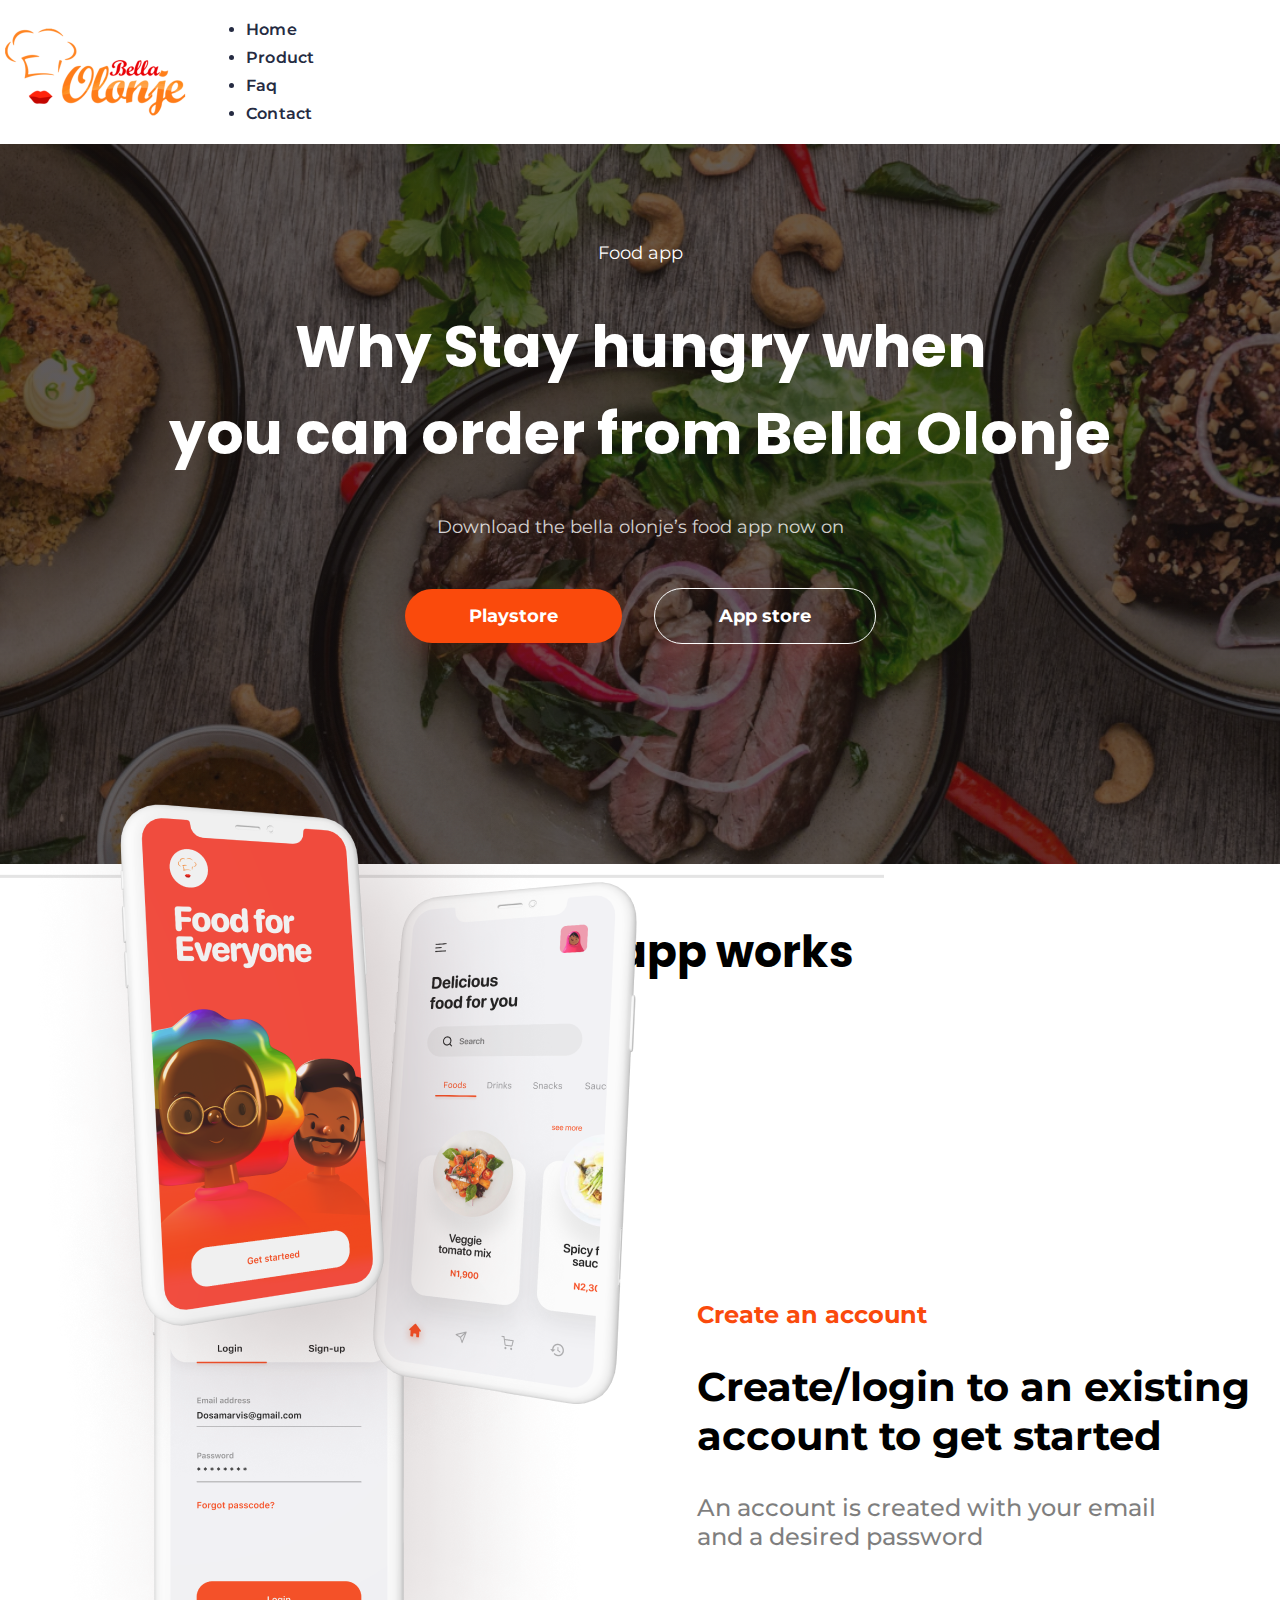
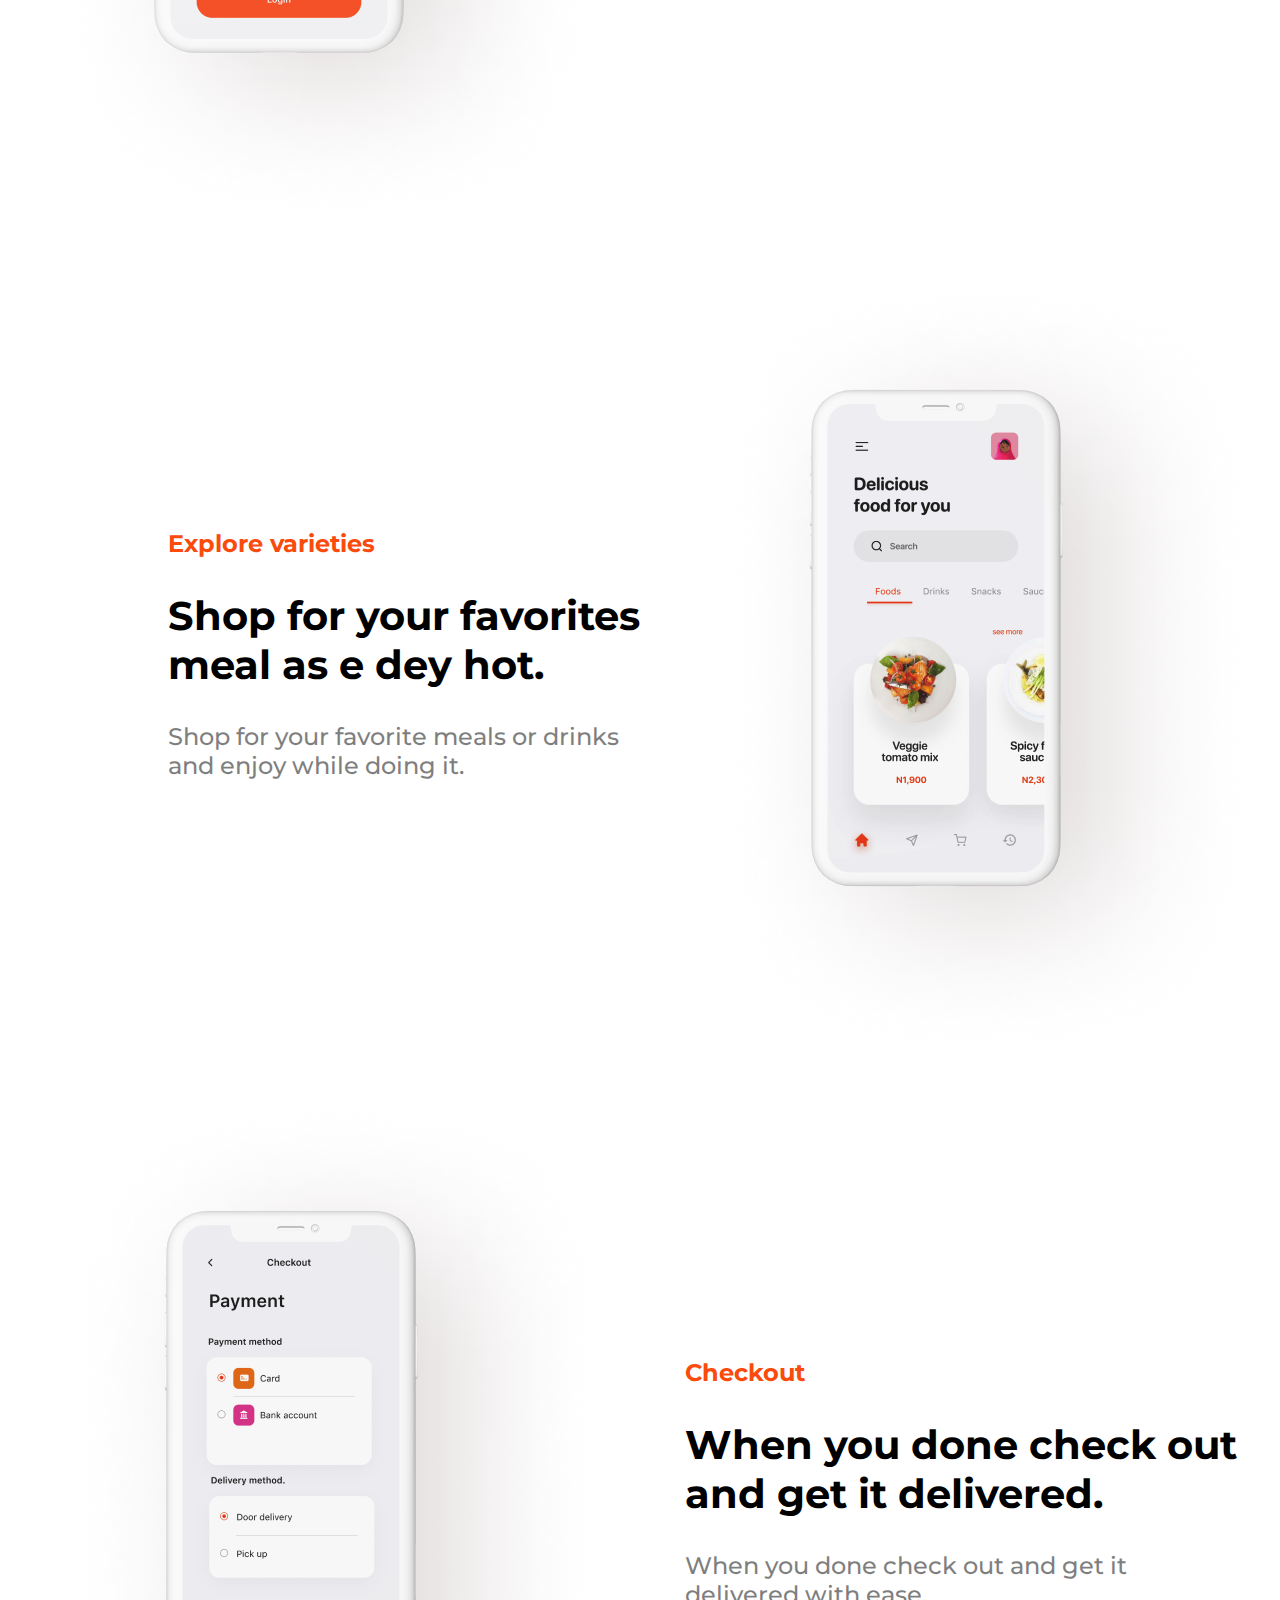
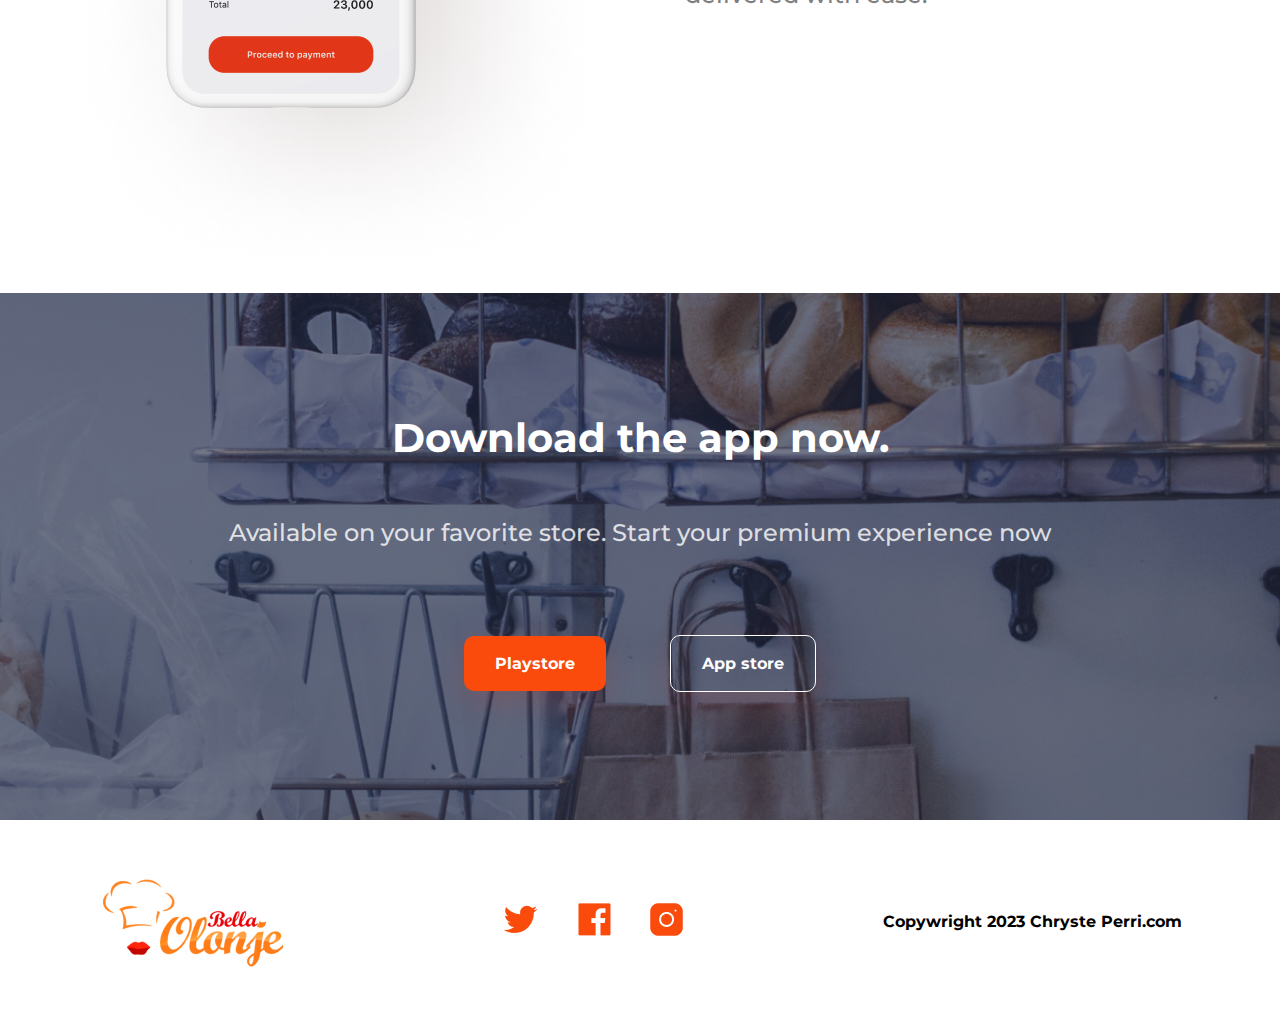
<file: index.html>
<!DOCTYPE html>
<html lang="en">
  <head>
    <meta charset="UTF-8" />
    <meta name="viewport" content="width=device-width, initial-scale=1.0" />
    <title>BELLA OLONJE</title>
    <!-- Google Fonts -->
    <link rel="preconnect" href="https://fonts.googleapis.com" />
    <link rel="preconnect" href="https://fonts.gstatic.com" crossorigin />
    <link
      href="https://fonts.googleapis.com/css2?family=Montserrat:wght@100;200;300;400;500;600;700;800;900&family=Poppins:wght@100;200;300;400;500;600;700;800;900&display=swap"
      rel="stylesheet"
    />
    <!-- Stylesheet Link -->
    <link rel="stylesheet" href="style.css" />
  </head>

  <body>
    <header>
      <nav class="nav__holder">
        <div class="Logo">
          <a href="index.html"
            ><img
              src="public/images/bella-olonje-logo-1111.png"
              alt="Logo for Bella Olonje"
              class="logo__img"
            />
          </a>
        </div>
        <div class="Nav_links">
          <ul>
            <a href="index.html"><li>Home</li></a>
            <a href="product.html"><li>Product</li></a>
            <a href="faq.html"><li>Faq</li></a>
            <a href="contact.html"><li>Contact</li></a>
          </ul>
        </div>
      </nav>
    </header>
    <main>
      <div class="hero__container">
        <div class="hero__content">
          <div class="hero__text__content">
            <p class="hero__subheader">Food app</p>
            <h1 class="hero__maintext">
              Why Stay hungry when <br />
              you can order from Bella Olonje
            </h1>
            <p class="hero__cta__text">
              Download the bella olonje’s food app now on
            </p>
          </div>
          <div class="hero__button__container">
            <div>
              <button class="playstore__button">Playstore</button>
            </div>
            <div>
              <button class="appstore__button">App store</button>
            </div>
          </div>
        </div>
        <div class="hero__app__showcase">
          <img
            src="public/images/appshowcase.png"
            alt="app__hero__showcase"
            class="hero__app__image"
          />
        </div>
      </div>
      <!-- divider -->
      <div class="divider">
        <img src="public/images/hr.png" alt="divider" class="hero__curve__image"
      </div>
    </main>

    <!-- app flow -->
    <div class="app__flow">
      <h2 class="app__flow__hero__text">How the app works</h2>
      <div class="app__flow__1">
        <div class="flow__step__1">
          <img src="public/images/step1.png" alt="step1" />
        </div>
        <div class="instructions">
          <p class="step__instructions__header">Create an account</p>
          <h2 class="instruction">
            Create/login to an existing <br />
            account to get started
          </h2>
          <p class="instruction__outcome">
            An account is created with your email <br />
            and a desired password
          </p>
        </div>
      </div>
      <div class="app__flow__2">
        <div class="flow__step__1">
          <img src="public/images/step2.png" alt="step2" />
        </div>
        <div class="instructions">
          <p class="step__instructions__header">Explore varieties</p>
          <h2 class="instruction">
            Shop for your favorites <br />
            meal as e dey hot.
          </h2>
          <p class="instruction__outcome">
            Shop for your favorite meals or drinks <br />
            and enjoy while doing it.
          </p>
        </div>
      </div>
      <div class="app__flow__3">
        <div class="flow__step__1">
          <img src="public/images/step3.png" alt="step2" />
        </div>
        <div class="instructions">
          <p class="step__instructions__header">Checkout</p>
          <h2 class="instruction">
            When you done check out <br />
            and get it delivered.
          </h2>
          <p class="instruction__outcome">
            When you done check out and get it <br />
            delivered with ease.
          </p>
        </div>
      </div>
    </div>

    <!-- FINAL CTA -->
    <div class="cta__container">
      <div class="cta__content">
        <div class="final__cta__text">
          <h3 class="cta__header">Download the app now.</h3>
          <p class="cta__body__text">
            Available on your favorite store. Start your premium experience now
          </p>
        </div>
        <div class="cta__button__container">
          <div>
            <button class="cta__playstore__button">Playstore</button>
          </div>
          <div>
            <button class="cta__appstore__button">App store</button>
          </div>
        </div>
      </div>
    </div>

    <!-- FOOTER SCETION -->
    <footer>
      <div class="footer__container">
        <div class="footer__logo">
          <img
            src="public/images/bella-olonje-logo-1111.png"
            alt="Logo for Bella Olonje"
            class="footer__logo__img"
          />
        </div>
        <div class="footer__contact__links">
          <a href="index.html"
            ><img src="public/images/twitter.png" alt="twitter"
          /></a>
          <a href="index.html"
            ><img src="public/images/facebook.png" alt=" facebook"
          /></a>
          <a href="index.html"
            ><img src="public/images/instagram.png" alt=" instagram "
          /></a>
        </div>
        <div class="footer__copyright">
          <p>Copywright 2023 Chryste Perri.com</p>
        </div>
      </div>
    </footer>
  </body>
</html>
</file>
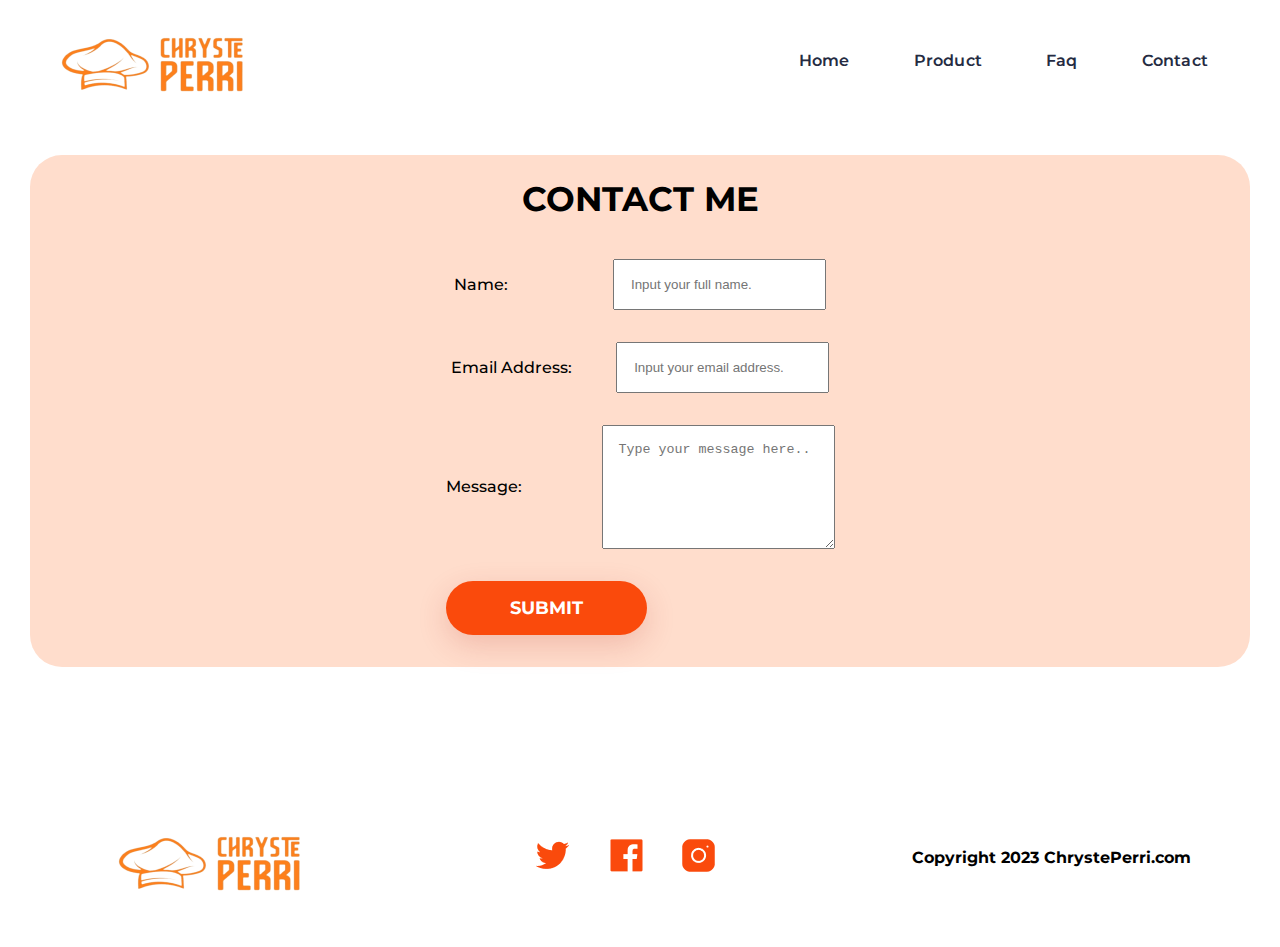
<file: contact.html>
<!DOCTYPE html>
<html lang="en">
  <head>
    <meta charset="UTF-8" />
    <meta name="viewport" content="width=device-width, initial-scale=1.0" />
    <title>Contact Page</title>
    <!-- Google Fonts -->
    <link rel="preconnect" href="https://fonts.googleapis.com" />
    <link rel="preconnect" href="https://fonts.gstatic.com" crossorigin />
    <link
      href="https://fonts.googleapis.com/css2?family=Montserrat:wght@100;200;300;400;500;600;700;800;900&family=Poppins:wght@100;200;300;400;500;600;700;800;900&display=swap"
      rel="stylesheet"
    />
    <!-- Stylesheet Link -->
    <link rel="stylesheet" href="style.css" />
    <link rel="stylesheet" href="contact.css" />
    <!-- JavaScript Link -->
    <script defer src="script.js"></script>
  </head>

  <body>
    <header class="container">
      <nav>
        <ul class="nav__holder">
          <li class="logo">
            <a href="index.html"
              ><img
                src="public/images/logo.png"
                alt="Logo for Chryste Perri"
                class="logo__img"
              />
            </a>
          </li>
          <div class="nav__links">
            <a href="index.html"><li>Home</li></a>
            <a href="product.html"><li>Product</li></a>
            <a href="faq.html"><li>Faq</li></a>
            <a href="contact.html"><li>Contact</li></a>
          </div>
        </ul>
      </nav>
    </header>
    <!-- ************ MAIN SECTION ************ -->
    <main>
      <div class="Contact_Form_Card">
        <form id="Contact_Form" action="/">
          <h1 align="center">CONTACT ME</h1>
          <div class="input-control">
            <label for="name">Name:</label>
            <input
              type="text"
              id="name_field"
              class="name__input__field"
              name="Name"
              placeholder="Input your full name."
            />
          </div>
          <div class="input-control">
            <label for="email">Email Address:</label>
            <input
              type="email"
              id="email_field"
              class="email__input__field"
              name="Email_Address"
              placeholder="Input your email address."
            />
          </div>
          <div class="input-control">
            <label for="message">Message:</label>
            <textarea
              type="text"
              id="message_field"
              class="message__input__field"
              name="Message"
              placeholder="Type your message here.."
              cols="23"
              rows="6"
            ></textarea>
          </div>
          <div class="Button_area">
            <button type="submit" id="button_field">SUBMIT</button>
          </div>
        </form>
      </div>
    </main>
    <!-- FOOTER SCETION -->
    <footer>
      <div class="footer__container container">
        <div class="footer__logo">
          <img
            src="public/images/logo.png"
            alt="Logo for Chryste Perri"
            class="footer__logo__img"
          />
        </div>
        <div class="footer__contact__links">
          <a href="index.html"
            ><img src="public/images/twitter.png" alt="twitter"
          /></a>
          <a href="index.html"
            ><img src="public/images/facebook.png" alt=" facebook"
          /></a>
          <a href="index.html"
            ><img src="public/images/instagram.png" alt=" instagram "
          /></a>
        </div>
        <div class="footer__copyright">
          <p>Copyright 2023 ChrystePerri.com</p>
        </div>
      </div>
    </footer>
  </body>
</html>
</file>
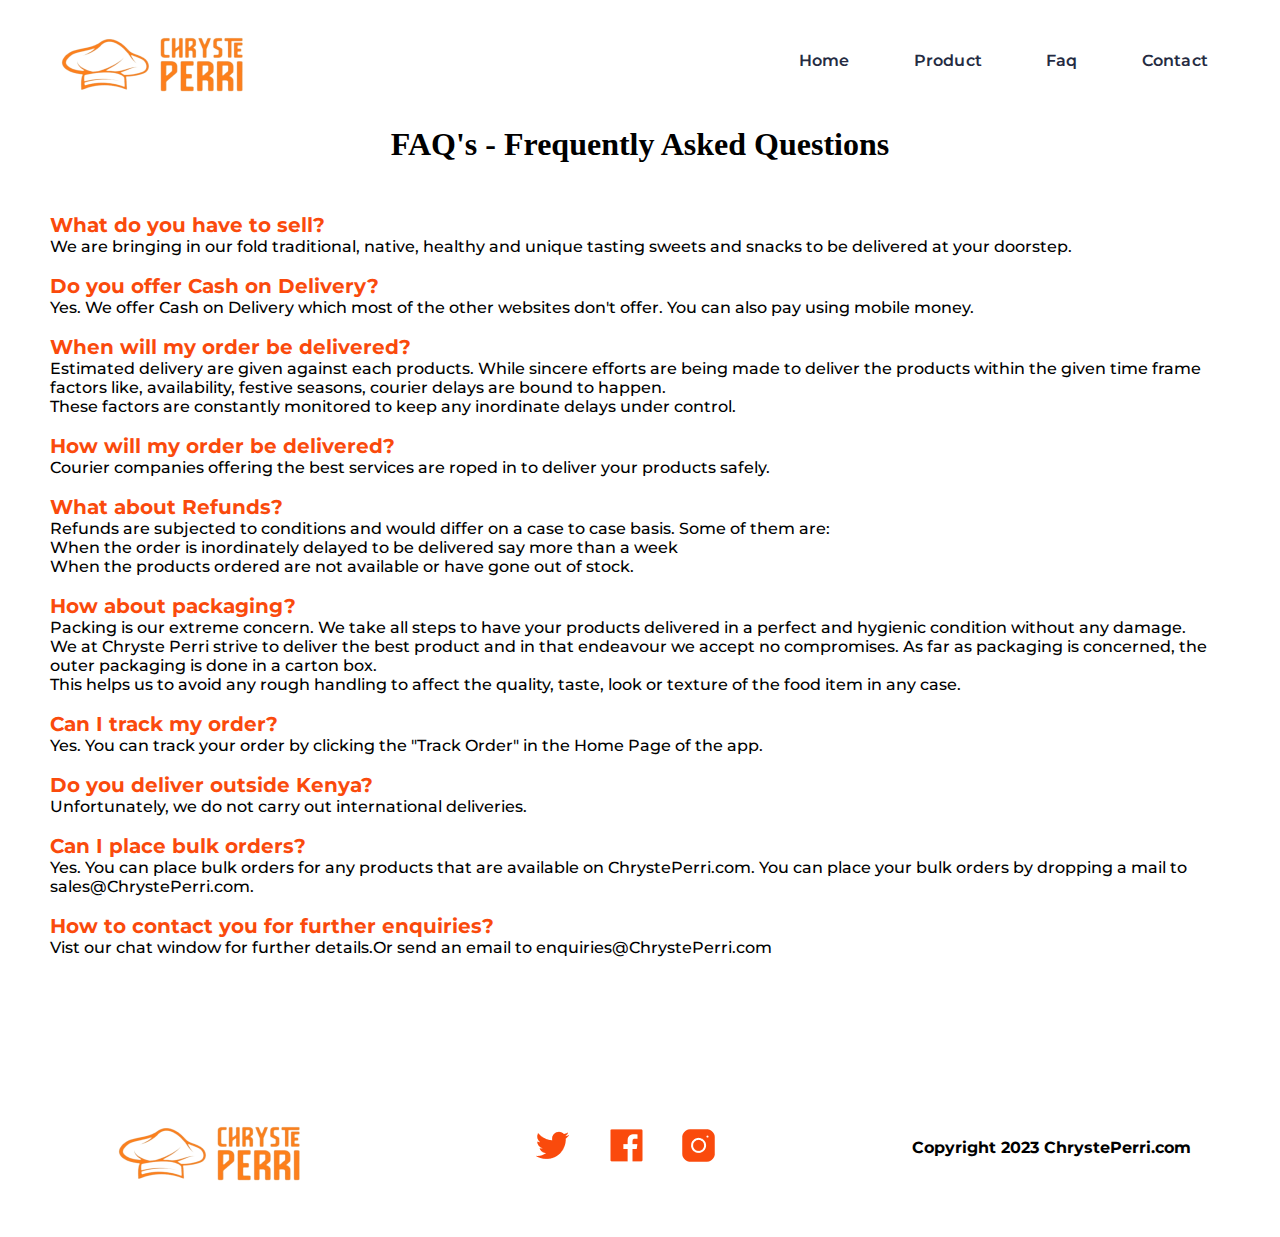
<file: faq.html>
<!DOCTYPE html>
<html lang="en">
  <head>
    <meta charset="UTF-8" />
    <meta name="viewport" content="width=device-width, initial-scale=1.0" />
    <title>FAQ Page</title>
    <!-- Google Fonts -->
    <link rel="preconnect" href="https://fonts.googleapis.com" />
    <link rel="preconnect" href="https://fonts.gstatic.com" crossorigin />
    <link
      href="https://fonts.googleapis.com/css2?family=Montserrat:wght@100;200;300;400;500;600;700;800;900&family=Poppins:wght@100;200;300;400;500;600;700;800;900&display=swap"
      rel="stylesheet"
    />
    <!-- Stylesheet Link -->
    <link rel="stylesheet" href="style.css" />
    <link rel="stylesheet" href="faq.css" />
  </head>

  <body>
    <header class="container">
      <nav>
        <ul class="nav__holder">
          <li class="logo">
            <a href="index.html"
              ><img
                src="public/images/logo.png"
                alt="Logo for Chryste Perri"
                class="logo__img"
              />
            </a>
          </li>
          <div class="nav__links">
            <a href="index.html"><li>Home</li></a>
            <a href="product.html"><li>Product</li></a>
            <a href="faq.html"><li>Faq</li></a>
            <a href="contact.html"><li>Contact</li></a>
          </div>
        </ul>
      </nav>
    </header>
    <!-- ************ MAIN SECTION ************ -->
    <main>
      <h1 align="center">FAQ's - Frequently Asked Questions</h1>
      <div class="FAQ_Container">
        <div class="Questions">What do you have to sell?<br /></div>
        <div class="Answers">
          We are bringing in our fold traditional, native, healthy and unique
          tasting sweets and snacks to be delivered at your doorstep.<br />
        </div> <br>

        <div class="Questions">Do you offer Cash on Delivery?<br /></div>
        <div class="Answers">
          Yes. We offer Cash on Delivery which most of the other websites don't
          offer. You can also pay using mobile money.<br />
        </div> <br>

        <div class="Questions">When will my order be delivered?<br /></div>
        <div class="Answers">
          Estimated delivery are given against each products. While sincere
          efforts are being made to deliver the products within the given time
          frame factors like, availability, festive seasons, courier delays are
          bound to happen.<br />
          These factors are constantly monitored to keep any inordinate delays
          under control.<br />
        </div> <br>

        <div class="Questions">How will my order be delivered?<br /></div>
        <div class="Answers">
          Courier companies offering the best services are roped in to deliver
          your products safely.<br />
        </div> <br>

        <div class="Questions">What about Refunds?<br /></div>
        <div class="Answers">
          Refunds are subjected to conditions and would differ on a case to case
          basis. Some of them are:<br />
          When the order is inordinately delayed to be delivered say more than a
          week<br />
          When the products ordered are not available or have gone out of
          stock.<br />
        </div> <br>

        <div class="Questions">How about packaging?<br /></div>
        <div class="Answers">
          Packing is our extreme concern. We take all steps to have your
          products delivered in a perfect and hygienic condition without any
          damage.<br />
          We at Chryste Perri strive to deliver the best product and in that
          endeavour we accept no compromises. As far as packaging is concerned,
          the outer packaging is done in a carton box.<br />
          This helps us to avoid any rough handling to affect the quality,
          taste, look or texture of the food item in any case.<br />
        </div> <br>

        <div class="Questions">Can I track my order?<br /></div>
        <div class="Answers">
          Yes. You can track your order by clicking the "Track Order" in the
          Home Page of the app.<br />
        </div> <br>

        <div class="Questions">Do you deliver outside Kenya?<br /></div>
        <div class="Answers">
          Unfortunately, we do not carry out international deliveries.<br />
        </div> <br>

        <div class="Questions">Can I place bulk orders? <br /></div>
        <div class="Answers">
          Yes. You can place bulk orders for any products that are available on
          ChrystePerri.com. You can place your bulk orders by dropping a mail to
          sales@ChrystePerri.com.<br />
        </div> <br>

        <div class="Questions">
          How to contact you for further enquiries?<br />
        </div>
        <div class="Answers">
          Vist our chat window for further details.Or send an email to
          enquiries@ChrystePerri.com<br />
        </div> 
      </div>
    </main>
    <!-- FOOTER SCETION -->
    <footer>
      <div class="footer__container container">
        <div class="footer__logo">
          <img
            src="public/images/logo.png"
            alt="Logo for Chryste Perri"
            class="footer__logo__img"
          />
        </div>
        <div class="footer__contact__links">
          <a href="index.html"
            ><img src="public/images/twitter.png" alt="twitter"
          /></a>
          <a href="index.html"
            ><img src="public/images/facebook.png" alt=" facebook"
          /></a>
          <a href="index.html"
            ><img src="public/images/instagram.png" alt=" instagram "
          /></a>
        </div>
        <div class="footer__copyright">
          <p>Copyright 2023 ChrystePerri.com</p>
        </div>
      </div>
    </footer>
  </body>
</html>
</file>
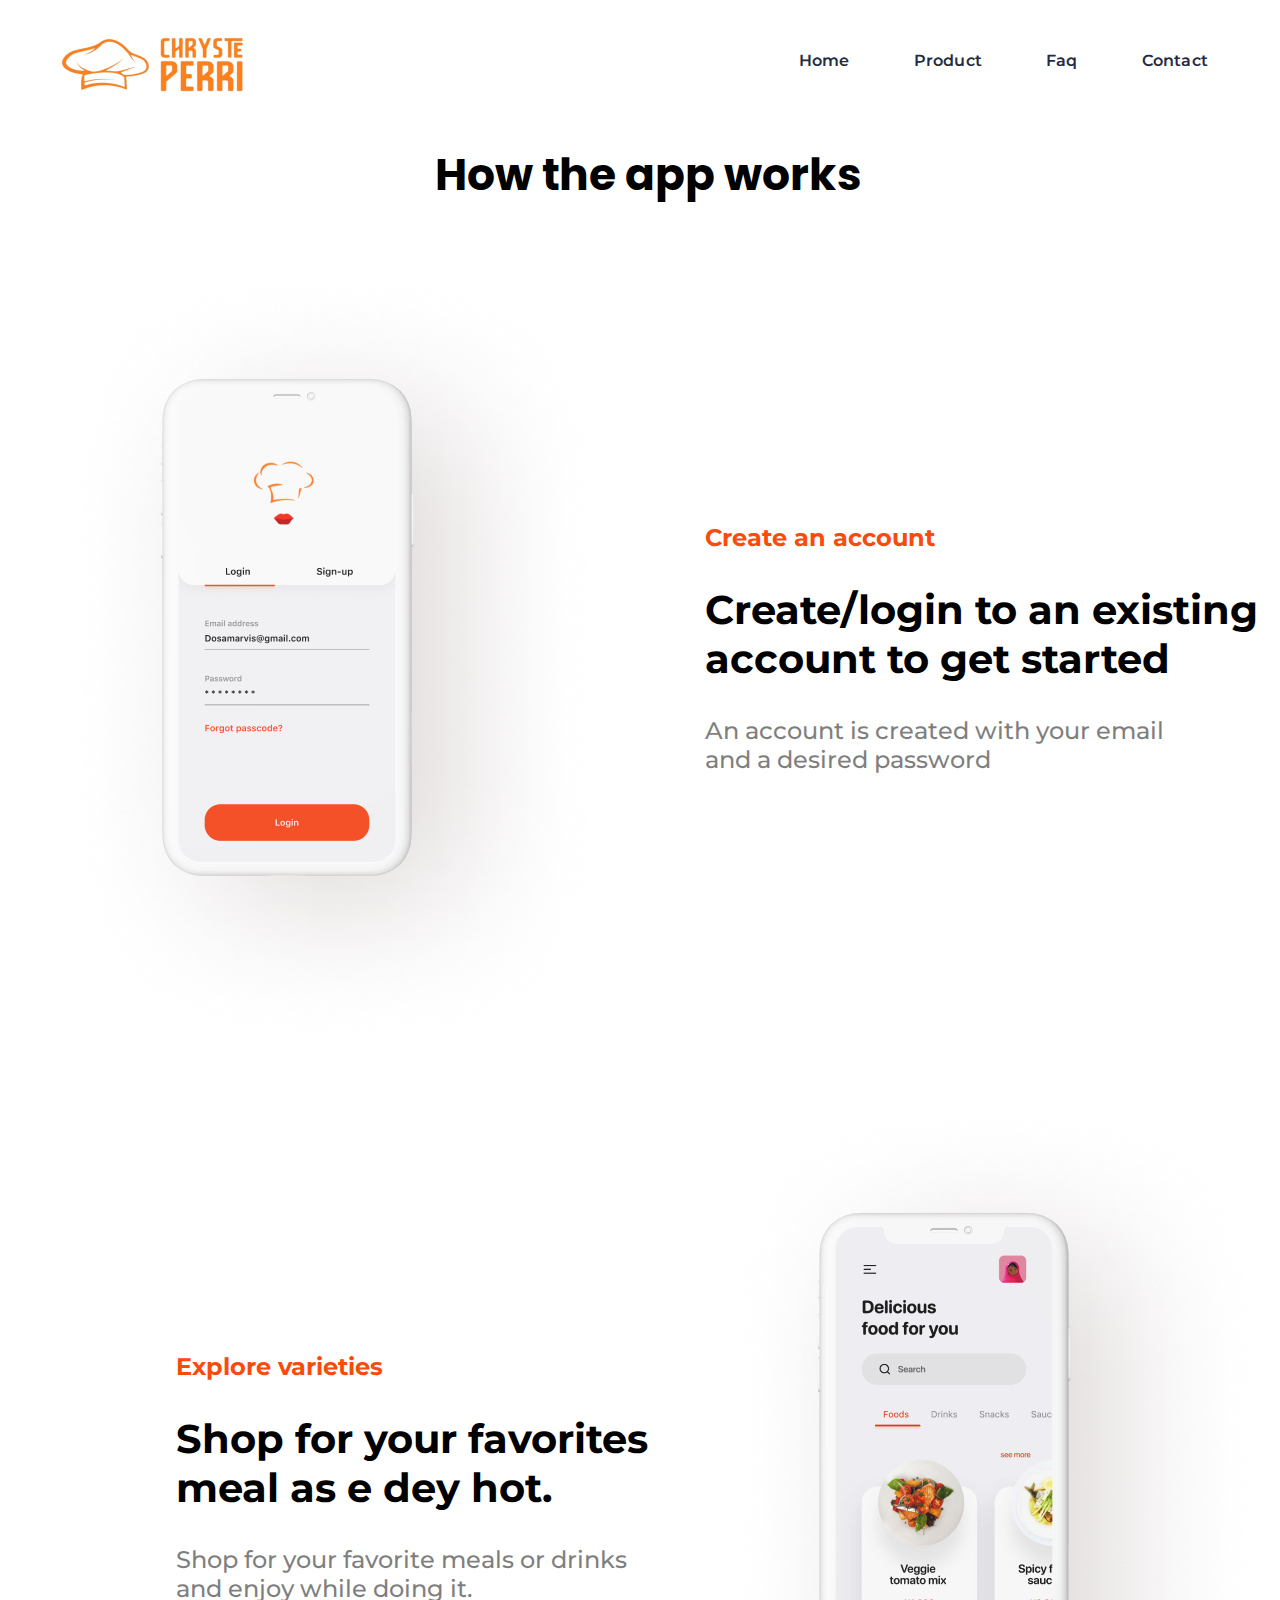
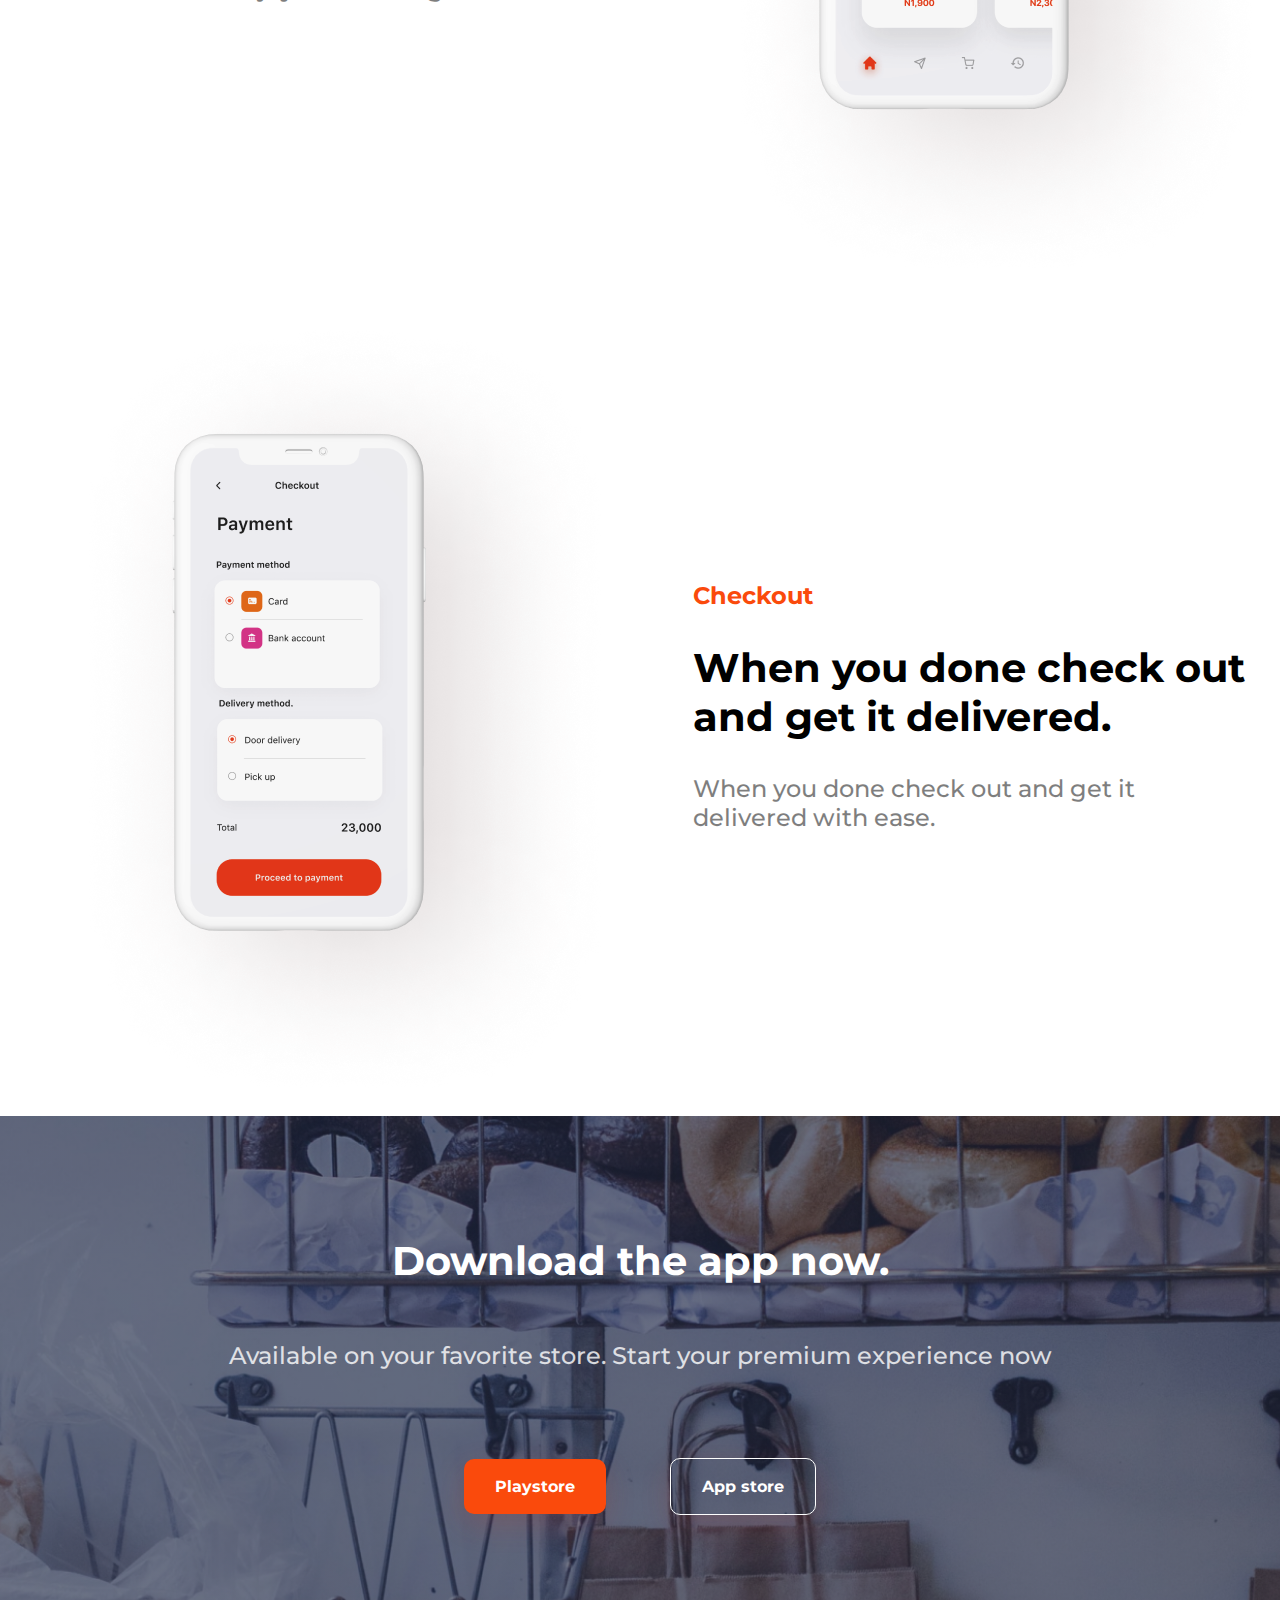
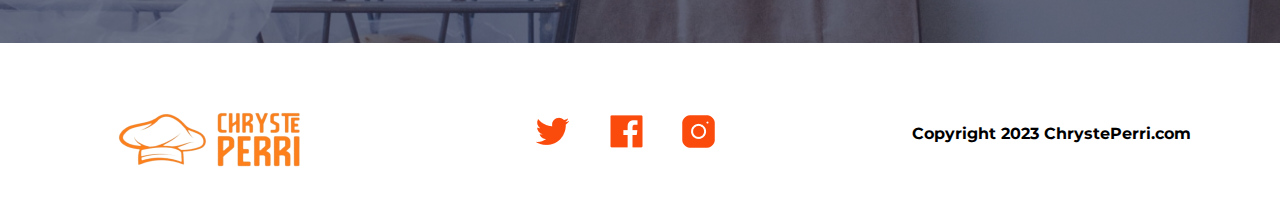
<file: product.html>
<!DOCTYPE html>
<html lang="en">
  <head>
    <meta charset="UTF-8" />
    <meta name="viewport" content="width=device-width, initial-scale=1.0" />
    <title>Home Page</title>
    <!-- Google Fonts -->
    <link rel="preconnect" href="https://fonts.googleapis.com" />
    <link rel="preconnect" href="https://fonts.gstatic.com" crossorigin />
    <link
      href="https://fonts.googleapis.com/css2?family=Montserrat:wght@100;200;300;400;500;600;700;800;900&family=Poppins:wght@100;200;300;400;500;600;700;800;900&display=swap"
      rel="stylesheet"
    />
    <!-- Stylesheet Link -->
    <link rel="stylesheet" href="product.css" />
  </head>

  <body>
    <header class="container">
      <nav>
        <ul class="nav__holder">
          <li class="logo">
            <a href="index.html"
              ><img
                src="public/images/logo.png"
                alt="Logo for Chryste Perri"
                class="logo__img"
              />
            </a>
          </li>
          <div class="nav__links">
            <a href="index.html"><li>Home</li></a>
            <a href="product.html"><li>Product</li></a>
            <a href="faq.html"><li>Faq</li></a>
            <a href="contact.html"><li>Contact</li></a>
          </div>
        </ul>
      </nav>
    </header>
    <!-- ************ MAIN SECTION ************ -->
    <main>
      <!-- ************ HERO SECTION ************ -->
      <!-- <section class="hero__section">
        <div class="hero__container">
          <div class="hero__content container">
            <div class="hero__text__content">
              <p class="hero__subheader">Food app</p>
              <h1 class="hero__maintext">
                Why Stay hungry when <br />
                you can order from Chryste Perri?
              </h1>
              <p class="hero__cta__text">
                Download the Chryste Perri’s food app now on:
              </p>
            </div>
            <div class="hero__button__container">
              <div>
                <button class="playstore__button">Playstore</button>
              </div>
              <div>
                <button class="appstore__button">App store</button>
              </div>
            </div>
            <div class="hero__app__showcase__image__holder">
              <img
                src="public/images/appshowcase.png"
                alt="app__hero__showcase"
                class="hero__app__image"
              />
            </div>
          </div>
        </div>
      </section> -->

      <!-- ************ app showacse SECTION************ -->
      <section class="app__flow__section">
        <!-- app flow -->
        <div class="app__flow container">
          <h2 class="app__flow__hero__text">How the app works</h2>
          <div class="app__flow__1">
            <div class="flow__step__1">
              <img src="public/images/step1.png" alt="step1" />
            </div>
            <div class="instructions">
              <p class="step__instructions__header">Create an account</p>
              <h2 class="instruction">
                Create/login to an existing <br />
                account to get started
              </h2>
              <p class="instruction__outcome">
                An account is created with your email <br />
                and a desired password
              </p>
            </div>
          </div>
          <div class="app__flow__2">
            <div class="flow__step__1">
              <img src="public/images/step2.png" alt="step2" />
            </div>
            <div class="instructions">
              <p class="step__instructions__header">Explore varieties</p>
              <h2 class="instruction">
                Shop for your favorites <br />
                meal as e dey hot.
              </h2>
              <p class="instruction__outcome">
                Shop for your favorite meals or drinks <br />
                and enjoy while doing it.
              </p>
            </div>
          </div>
          <div class="app__flow__3">
            <div class="flow__step__1">
              <img src="public/images/step3.png" alt="step2" />
            </div>
            <div class="instructions">
              <p class="step__instructions__header">Checkout</p>
              <h2 class="instruction">
                When you done check out <br />
                and get it delivered.
              </h2>
              <p class="instruction__outcome">
                When you done check out and get it <br />
                delivered with ease.
              </p>
            </div>
          </div>
        </div>
      </section>

      <!-- ************ FINAL CTA SECTION************ -->
      <section class="final__cta__scetion">
        <!-- FINAL CTA -->
        <div class="cta__container">
          <div class="cta__content">
            <div class="final__cta__text">
              <h3 class="cta__header">Download the app now.</h3>
              <p class="cta__body__text">
                Available on your favorite store. Start your premium experience
                now
              </p>
            </div>
            <div class="cta__button__container">
              <div>
                <button class="cta__playstore__button">Playstore</button>
              </div>
              <div>
                <button class="cta__appstore__button">App store</button>
              </div>
            </div>
          </div>
        </div>
      </section>
    </main>

    <!-- FOOTER SCETION -->
    <footer>
      <div class="footer__container container">
        <div class="footer__logo">
          <img
            src="public/images/logo.png"
            alt="Logo for Chryste Perri"
            class="footer__logo__img"
          />
        </div>
        <div class="footer__contact__links">
          <a href="index.html"
            ><img src="public/images/twitter.png" alt="twitter"
          /></a>
          <a href="index.html"
            ><img src="public/images/facebook.png" alt=" facebook"
          /></a>
          <a href="index.html"
            ><img src="public/images/instagram.png" alt=" instagram "
          /></a>
        </div>
        <div class="footer__copyright">
          <p>Copyright 2023 ChrystePerri.com</p>
        </div>
      </div>
    </footer>
  </body>
</html>
</file>
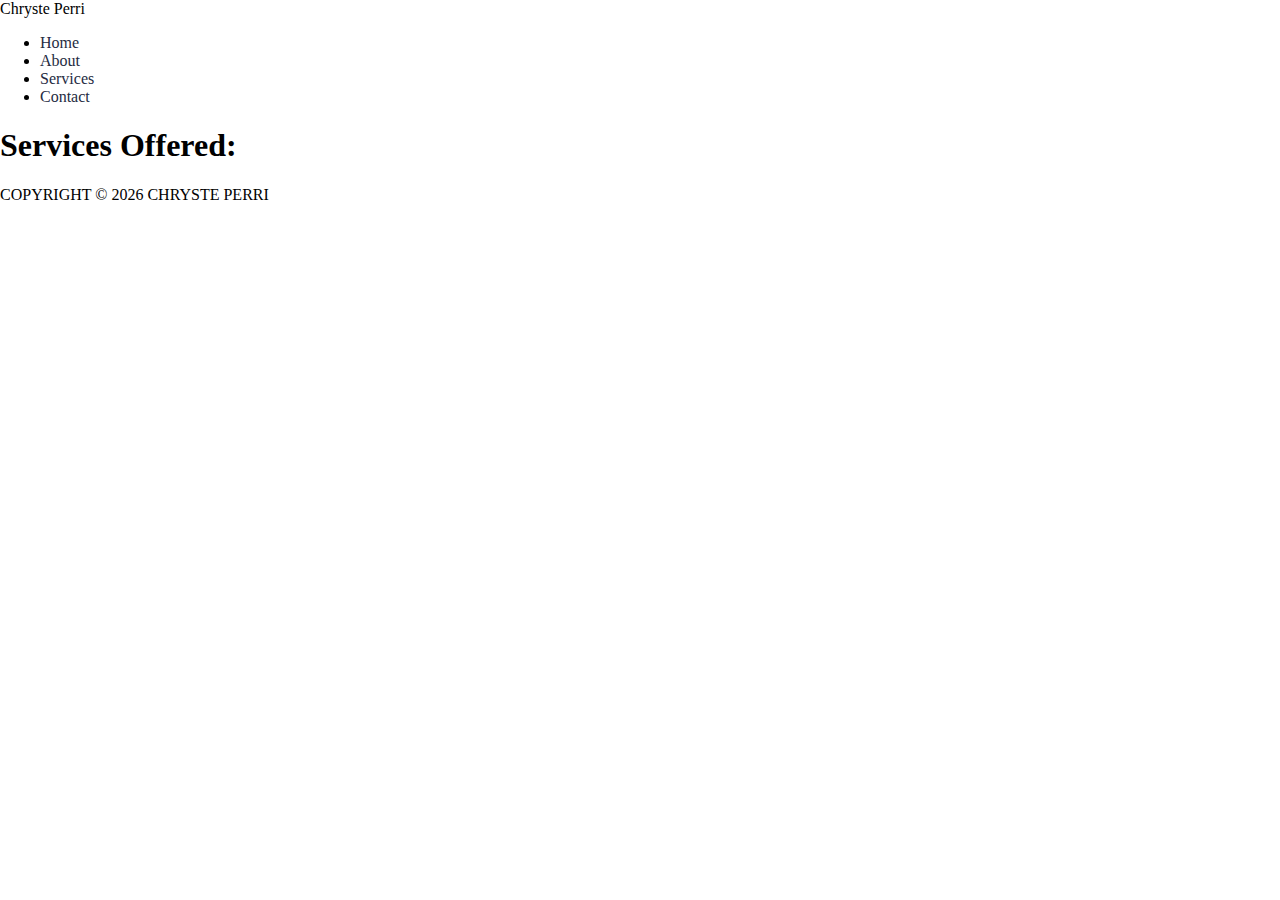
<file: services.html>
<!DOCTYPE html>
<html lang="en">
<head>
    <meta charset="UTF-8">
    <meta name="viewport" content="width=device-width, initial-scale=1.0">
    <title>Services Page</title>
    <link rel="stylesheet" href="style.css">
</head>

<body>
        <header>
    <nav>
        <label class="logo">Chryste Perri</label>
        <ul>
            <li><a href="index.html">Home</a></li>
            <li><a href="about.html">About</a></li>
            <li><a class="active" href="services.html">Services</a></li>
            <li><a href="contact.html">Contact</a></li>
        </ul>
    </nav>
</header>
<main>
    <div class="Contact">
<h1> Services Offered:</h1>
</div>
</main>
    <footer>
        <p>COPYRIGHT &copy; <script>document.write(new Date().getFullYear());</script> CHRYSTE PERRI</p>
    </footer>
</body>
</html>
</file>
<file: style.css>
/* font-family: 'Montserrat', sans-serif;
font-family: 'Poppins', sans-serif; */
html {
  overflow-x: hidden;
  scroll-behavior: smooth;
}
body {
  padding: 0;
  margin: 0;
  text-decoration: none;
  list-style: none;
  background-color: #fff;
  overflow-x: hidden;
}
a {
  text-decoration: none;
  color: #252b42;
}
img {
  max-width: 100%;
}
/* nav css */

/* xs */
/* @media (min-width: 475px) {} */

/* sm */
/* @media (min-width: 640px) {} */

/* md */
/* @media (min-width: 768px) {} */

/* lg */
@media (min-width: 1024px) {
  .nav__holder {
    list-style: none;
    display: flex;
    align-items: center;
    font-family: Montserrat;
    font-size: 1rem;
    font-style: normal;
    font-weight: 600;
    line-height: 1.75rem; /* 175% */
    letter-spacing: 0.0125rem;
  }
  .logo {
    margin-right: auto;
  }
  .nav__links {
    display: flex;
    align-items: center;
    column-gap: 4rem;
    margin-left: auto;
    margin-right: 5rem;
  }
  .nav__links a:hover {
    color: #fa4a0c;
  }
}

/* xl */
@media (min-width: 1280px) {
  .nav__holder {
    list-style: none;
    display: flex;
    align-items: center;
    font-family: Montserrat;
    font-size: 1rem;
    font-style: normal;
    font-weight: 600;
    line-height: 1.75rem; /* 175% */
    letter-spacing: 0.0125rem;
  }
  .logo {
    margin-right: auto;
  }
  .nav__links {
    display: flex;
    align-items: center;
    column-gap: 4rem;
    margin-left: auto;
    margin-right: 5rem;
  }
  .nav__links a:hover {
    color: #fa4a0c;
  }
}

/* 2xl */
@media (min-width: 1536px) {
  .nav__holder {
    list-style: none;
    display: flex;
    align-items: center;
    font-family: Montserrat;
    font-size: 1rem;
    font-style: normal;
    font-weight: 600;
    line-height: 1.75rem; /* 175% */
    letter-spacing: 0.0125rem;
  }
  .logo {
    margin-right: auto;
  }
  .nav__links {
    display: flex;
    align-items: center;
    column-gap: 4rem;
    margin-left: auto;
    margin-right: 5rem;
  }
  .nav__links a:hover {
    color: #fa4a0c;
  }
}

/* ****************
Hero Page **************/

/* xs */
/* @media (min-width: 475px) {} */

/* sm */
/* @media (min-width: 640px) {} */

/* md */
/* @media (min-width: 768px) {} */

/* lg */
@media (min-width: 1024px) {
  /* Set background image for our hero */
  .hero__container {
    height: 45rem;
    width: 100%;
    background: linear-gradient(
        0deg,
        rgba(23, 16, 16, 0.1) 0%,
        rgba(23, 16, 16, 0.1) 100%
      ),
      url('public/images/herobackground.png'), lightgray 0% / cover no-repeat;
    background-size: cover;
    background-position: center;
    background-repeat: no-repeat;
    position: relative;
  }
  .hero__content {
    padding-top: 5rem;
  }
  /* Style the hero content */
  .hero__text__content {
    text-align: center;
    color: #fff;
  }
  .hero__subheader {
    font-family: 'Montserrat', sans-serif;
    font-size: 1.125rem;
  }
  .hero__maintext {
    font-family: 'Poppins', sans-serif;
    font-size: 3.625rem;
  }
  .hero__cta__text {
    font-family: 'Montserrat', sans-serif;
    font-size: 1.125rem;
    opacity: 0.8;
    padding-bottom: 2rem;
  }
  /* Hero button styles */
  .hero__button__container {
    display: flex;
    justify-content: center;
    align-items: center;
    column-gap: 2rem;
  }
  .playstore__button {
    border: none;
    border-radius: 30px;
    background: #fa4a0c;
    box-shadow: 0px 10px 30px 0px rgba(183, 50, 39, 0.2);
    color: #fff;
    padding: 1rem 4rem;
    font-family: 'Montserrat', sans-serif;
    font-weight: 700;
    font-size: 1.125rem;
  }
  .appstore__button {
    border: 1px solid #fff;
    border-radius: 30px;
    background: transparent;
    box-shadow: 0px 10px 30px 0px rgba(183, 50, 39, 0.2);
    color: #fff;
    padding: 1rem 4rem;
    font-family: 'Montserrat', sans-serif;
    font-weight: 700;
    font-size: 1.125rem;
  }

  /* Hero app showcase */
  .hero__app__showcase__image__holder {
    display: flex;
    justify-content: center;
    position: relative;
    top: -5rem;
    margin-right: 5rem;
  }
  .app__flow__section {
    margin-top: 30rem;
  }
}

/* xl */
@media (min-width: 1280px) {
  /* Set background image for our hero */
  .hero__container {
    height: 45rem;
    width: 100%;
    background: linear-gradient(
        0deg,
        rgba(23, 16, 16, 0.1) 0%,
        rgba(23, 16, 16, 0.1) 100%
      ),
      url('public/images/herobackground.png'), lightgray 0% / cover no-repeat;
    background-size: cover;
    background-position: center;
    background-repeat: no-repeat;
    position: relative;
  }
  .hero__content {
    padding-top: 5rem;
  }
  /* Style the hero content */
  .hero__text__content {
    text-align: center;
    color: #fff;
  }
  .hero__subheader {
    font-family: 'Montserrat', sans-serif;
    font-size: 1.125rem;
  }
  .hero__maintext {
    font-family: 'Poppins', sans-serif;
    font-size: 3.625rem;
  }
  .hero__cta__text {
    font-family: 'Montserrat', sans-serif;
    font-size: 1.125rem;
    opacity: 0.8;
    padding-bottom: 2rem;
  }
  /* Hero button styles */
  .hero__button__container {
    display: flex;
    justify-content: center;
    align-items: center;
    column-gap: 2rem;
  }
  .playstore__button {
    border: none;
    border-radius: 30px;
    background: #fa4a0c;
    box-shadow: 0px 10px 30px 0px rgba(183, 50, 39, 0.2);
    color: #fff;
    padding: 1rem 4rem;
    font-family: 'Montserrat', sans-serif;
    font-weight: 700;
    font-size: 1.125rem;
  }
  .appstore__button {
    border: 1px solid #fff;
    border-radius: 30px;
    background: transparent;
    box-shadow: 0px 10px 30px 0px rgba(183, 50, 39, 0.2);
    color: #fff;
    padding: 1rem 4rem;
    font-family: 'Montserrat', sans-serif;
    font-weight: 700;
    font-size: 1.125rem;
  }

  /* Hero app showcase */
  .hero__app__showcase__image__holder {
    display: flex;
    justify-content: center;
    position: relative;
    top: -5rem;
    margin-right: 5rem;
  }
  .app__flow__section {
    margin-top: 30rem;
  }
}

/* 2xl */
@media (min-width: 1536px) {
  /* Set background image for our hero */
  .hero__container {
    height: 53rem;
    width: 100%;
    background: linear-gradient(
        0deg,
        rgba(23, 16, 16, 0.1) 0%,
        rgba(23, 16, 16, 0.1) 100%
      ),
      url('public/images/herobackground.png'), lightgray 0% / cover no-repeat;
    background-size: cover;
    background-position: center;
    background-repeat: no-repeat;
    position: relative;
  }
  .hero__content {
    padding-top: 5rem;
  }
  /* Style the hero content */
  .hero__text__content {
    text-align: center;
    color: #fff;
  }
  .hero__subheader {
    font-family: 'Montserrat', sans-serif;
    font-size: 1.5rem;
  }
  .hero__maintext {
    font-family: 'Poppins', sans-serif;
    font-size: 4.625rem;
  }
  .hero__cta__text {
    font-family: 'Montserrat', sans-serif;
    font-size: 1.5rem;
    opacity: 0.8;
    padding-bottom: 2rem;
  }
  /* Hero button styles */
  .hero__button__container {
    display: flex;
    justify-content: center;
    align-items: center;
    column-gap: 2rem;
  }
  .playstore__button {
    border: none;
    border-radius: 30px;
    background: #fa4a0c;
    box-shadow: 0px 10px 30px 0px rgba(183, 50, 39, 0.2);
    color: #fff;
    padding: 1rem 4rem;
    font-family: 'Montserrat', sans-serif;
    font-weight: 700;
    font-size: 1.5rem;
  }
  .appstore__button {
    border: 1px solid #fff;
    border-radius: 30px;
    background: transparent;
    box-shadow: 0px 10px 30px 0px rgba(183, 50, 39, 0.2);
    color: #fff;
    padding: 1rem 4rem;
    font-family: 'Montserrat', sans-serif;
    font-weight: 700;
    font-size: 1.5rem;
  }
  .app__flow__section {
    margin-top: 32rem;
  }
}

/* App flow styles */

/* xs */
/* @media (min-width: 475px) {} */

/* sm */
/* @media (min-width: 640px) {} */

/* md */
/* @media (min-width: 768px) {} */

/* lg */
@media (min-width: 1024px) {
  .app__flow__hero__text {
    font-family: 'Poppins', sans-serif;
    font-size: 2.75rem;
    text-align: center;
  }
  .app__flow__1 {
    display: flex;
    justify-content: center;
    align-items: flex-start;
    column-gap: 2rem;
  }
  .app__flow__2 {
    display: flex;
    flex-direction: row-reverse;
    justify-content: center;
    align-items: flex-start;
    column-gap: 3rem;
    padding-left: 10rem;
  }
  .app__flow__3 {
    display: flex;
    justify-content: center;
    align-items: flex-start;
    column-gap: 1rem;
  }
  .instructions {
    font-family: 'Montserrat', sans-serif;
    margin-top: 10rem;
  }
  .step__instructions__header {
    color: #fa4a0c;
    font-size: 1.5rem;
    font-weight: bold;
  }
  .instruction {
    font-size: 2rem;
    font-weight: bolder;
  }
  .instruction__outcome {
    font-size: 1.125rem;
    font-weight: 500;
    opacity: 0.5;
  }
}

/* xl */
@media (min-width: 1280px) {
  .app__flow__hero__text {
    font-family: 'Poppins', sans-serif;
    font-size: 2.75rem;
    text-align: center;
  }
  .app__flow__1 {
    display: flex;
    justify-content: center;
    align-items: flex-start;
    column-gap: 4rem;
  }
  .app__flow__2 {
    display: flex;
    flex-direction: row-reverse;
    justify-content: center;
    align-items: flex-start;
    column-gap: 4rem;
    padding-left: 10rem;
  }
  .app__flow__3 {
    display: flex;
    justify-content: center;
    align-items: flex-start;
    column-gap: 4rem;
  }
  .instructions {
    font-family: 'Montserrat', sans-serif;
    margin-top: 16rem;
  }
  .step__instructions__header {
    color: #fa4a0c;
    font-size: 1.5rem;
    font-weight: bold;
  }
  .instruction {
    font-size: 2.5rem;
    font-weight: bolder;
  }
  .instruction__outcome {
    font-size: 1.5rem;
    font-weight: 500;
    opacity: 0.5;
  }
}

/* 2xl */
@media (min-width: 1536px) {
  .app__flow__hero__text {
    font-family: 'Poppins', sans-serif;
    font-size: 2.75rem;
    text-align: center;
  }
  .app__flow__1 {
    display: flex;
    justify-content: center;
    align-items: flex-start;
    column-gap: 5rem;
  }
  .app__flow__2 {
    display: flex;
    flex-direction: row-reverse;
    justify-content: center;
    align-items: flex-start;
    column-gap: 8rem;
    padding-left: 10rem;
  }
  .app__flow__3 {
    display: flex;
    justify-content: center;
    align-items: flex-start;
    column-gap: 5rem;
  }
  .instructions {
    font-family: 'Montserrat', sans-serif;
    margin-top: 16rem;
  }
  .step__instructions__header {
    color: #fa4a0c;
    font-size: 1.5rem;
    font-weight: bold;
  }
  .instruction {
    font-size: 2.5rem;
    font-weight: bolder;
  }
  .instruction__outcome {
    font-size: 1.5rem;
    font-weight: 500;
    opacity: 0.5;
  }
}

/* ****************
CTA  Page Styles**************/
.cta__container {
  height: 100%;
  background: linear-gradient(
      0deg,
      rgba(37, 43, 66, 0.4) 0%,
      rgba(37, 43, 66, 0.4) 100%
    ),
    url('public/images/cta-background.png'), lightgray 50% / cover no-repeat;
  background-size: cover;
  background-position: center;
  background-repeat: no-repeat;
}
.cta__content {
  text-align: center;
  font-family: 'Montserrat', sans-serif;
  padding-top: 5rem;
  padding-bottom: 8rem;
}
.final__cta__text {
  color: #fff;
}
.cta__header {
  font-size: 2.5rem;
  font-weight: 700;
  padding-bottom: 1rem;
}
.cta__body__text {
  font-size: 1.5rem;
  font-style: normal;
  font-weight: 500;
  opacity: 0.8;
  padding-bottom: 4rem;
}
.cta__button__container {
  display: flex;
  justify-content: center;
  align-items: center;
  column-gap: 4rem;
}
.cta__playstore__button {
  border: none;
  border-radius: 10px;
  background: #fa4a0c;
  box-shadow: 0px 10px 30px 0px rgba(183, 50, 39, 0.2);
  color: #fff;
  padding: 1.125rem 1.9375rem;
  font-family: 'Montserrat', sans-serif;
  font-weight: 700;
  font-size: 1rem;
}
.cta__appstore__button {
  border: 1px solid #fff;
  border-radius: 10px;
  background: transparent;
  box-shadow: 0px 10px 30px 0px rgba(183, 50, 39, 0.2);
  color: #fff;
  padding: 1.125rem 1.9375rem;
  font-family: 'Montserrat', sans-serif;
  font-weight: 700;
  font-size: 1rem;
}

/* *************FOOTER STYLES ************* */
.footer__container {
  display: flex;
  justify-content: space-around;
  align-items: center;
  padding: 3rem 0;
}
.footer__contact__links {
  display: flex;
  align-items: center;
  column-gap: 2rem;
}
.footer__copyright {
  font-family: 'Montserrat', sans-serif;
  font-size: 1rem;
  opacity: 1;
  font-weight: bold;
}

/* *************MEDIA QUERIES ************* */

/* *********************
Media queries
********************* */

.container {
  width: 100%;
  margin-left: auto;
  margin-right: auto;
  padding-left: 0.5rem;
  padding-right: 0.5rem;
}

/* xs */
@media (min-width: 475px) {
  .container {
    max-width: 475px;
  }
}

/* sm */
@media (min-width: 640px) {
  .container {
    max-width: 640px;
  }
}

/* md */
@media (min-width: 768px) {
  .container {
    max-width: 768px;
  }
}

/* lg */
@media (min-width: 1024px) {
  .container {
    max-width: 1024px;
  }

  .section {
    margin-top: 10rem;
  }
}

/* xl */
@media (min-width: 1280px) {
  .container {
    max-width: 1280px;
  }
}

/* 2xl */
@media (min-width: 1536px) {
  .container {
    max-width: 1536px;
  }
}

/* xs */
/* @media (min-width: 475px) {} */

/* sm */
/* @media (min-width: 640px) {} */

/* md */
/* @media (min-width: 768px) {} */

/* lg */
/* @media (min-width: 1024px) {} */

/* xl */
/* @media (min-width: 1280px) {} */

/* 2xl */
/* @media (min-width: 1536px) {} */
</file>
<file: contact.css>
/* contact.html styles */
/* body {
  font-family: 'Montserrat', sans-serif;
} */
.Contact_Form_Card {
    display: flex;
    justify-content: space-around;
    background-color: #FFDDCC;
    margin-left: 30px;
    margin-right: 30px;
    margin-top: 50px;
    margin-bottom: 100px;
    max-width: 100%;
    height: 32rem;
    border-radius: 2rem;
  }
  .Contact_Form_Card h1 { 
    font-family: 'Montserrat', sans-serif;
    font-size: 2.125rem;
  }
  .input-control {
    display: flex;
    justify-content: space-around;
    align-items: center;
  }
  .input-control,
  .Button_area {
    padding: 1rem;
  }
  
  .input-control label {
    font-size: 1rem;
    font-family: 'Montserrat', sans-serif;
    font-weight: 500;
    color: black;
  }
  .name__input__field {
    margin-left: 5.5rem;
  }
  .message__input__field{
    margin-left: 5rem;
  }
  .email__input__field{
    margin-left: 2.1rem;
  }
  #name_field,
  #email_field,
  #message_field {
    padding: 1rem;
  }
  
  #button_field {
    border: none;
    border-radius: 30px;
    background: #fa4a0c;
    box-shadow: 0px 10px 30px 0px rgba(183, 50, 39, 0.2);
    color: #fff;
    padding: 1rem 4rem;
    font-family: 'Montserrat', sans-serif;
    font-weight: 700;
    font-size: 1.125rem;
    cursor: pointer;
  }
</file>
<file: faq.css>
/* font-family: 'Montserrat', sans-serif;
font-family: 'Poppins', sans-serif; */
html {
    overflow-x: hidden;
    scroll-behavior: smooth;
}
.FAQ_Container{
    /* display: flex; */
    justify-content: space-around;
    background-color: #FFff;
    margin-left: 50px;
    margin-right: 50px;
    margin-top: 50px;
    margin-bottom: 100px;
    max-width: 100%;
    /* height: 50rem; */
    border-radius: 2rem;
  }
  .FAQ_Container h1 { 
    font-family: 'Montserrat', sans-serif;
    font-size: 2.125rem;
  }
  .Questions{
    font-size: 1.25rem;
    font-family: 'Montserrat', sans-serif;
    font-weight: bold;
    color: #fa4a0c;
  }
  .Answers{
    font-size: 1rem;
    font-family: 'Montserrat', sans-serif;
    font-weight: 500;
    color: black;
  }
</file>
<file: product.css>
/* font-family: 'Montserrat', sans-serif;
font-family: 'Poppins', sans-serif; */
html {
  overflow-x: hidden;
  scroll-behavior: smooth;
}
body {
  padding: 0;
  margin: 0;
  text-decoration: none;
  list-style: none;
  background-color: #fff;
  overflow-x: hidden;
}
a {
  text-decoration: none;
  color: #252b42;
}
img {
  max-width: 100%;
}
/* nav css */

/* xs */
/* @media (min-width: 475px) {} */

/* sm */
/* @media (min-width: 640px) {} */

/* md */
/* @media (min-width: 768px) {} */

/* lg */
@media (min-width: 1024px) {
  .nav__holder {
    list-style: none;
    display: flex;
    align-items: center;
    font-family: Montserrat;
    font-size: 1rem;
    font-style: normal;
    font-weight: 600;
    line-height: 1.75rem; /* 175% */
    letter-spacing: 0.0125rem;
  }
  .logo {
    margin-right: auto;
  }
  .nav__links {
    display: flex;
    align-items: center;
    column-gap: 4rem;
    margin-left: auto;
    margin-right: 5rem;
  }
  .nav__links a:hover {
    color: #fa4a0c;
  }
}

/* xl */
@media (min-width: 1280px) {
  .nav__holder {
    list-style: none;
    display: flex;
    align-items: center;
    font-family: Montserrat;
    font-size: 1rem;
    font-style: normal;
    font-weight: 600;
    line-height: 1.75rem; /* 175% */
    letter-spacing: 0.0125rem;
  }
  .logo {
    margin-right: auto;
  }
  .nav__links {
    display: flex;
    align-items: center;
    column-gap: 4rem;
    margin-left: auto;
    margin-right: 5rem;
  }
  .nav__links a:hover {
    color: #fa4a0c;
  }
}

/* 2xl */
@media (min-width: 1536px) {
  .nav__holder {
    list-style: none;
    display: flex;
    align-items: center;
    font-family: Montserrat;
    font-size: 1rem;
    font-style: normal;
    font-weight: 600;
    line-height: 1.75rem; /* 175% */
    letter-spacing: 0.0125rem;
  }
  .logo {
    margin-right: auto;
  }
  .nav__links {
    display: flex;
    align-items: center;
    column-gap: 4rem;
    margin-left: auto;
    margin-right: 5rem;
  }
  .nav__links a:hover {
    color: #fa4a0c;
  }
}
/* App flow styles */

/* xs */
/* @media (min-width: 475px) {} */

/* sm */
/* @media (min-width: 640px) {} */

/* md */
/* @media (min-width: 768px) {} */

/* lg */
@media (min-width: 1024px) {
  .app__flow__hero__text {
    font-family: 'Poppins', sans-serif;
    font-size: 2.75rem;
    text-align: center;
  }
  .app__flow__1 {
    display: flex;
    justify-content: center;
    align-items: flex-start;
    column-gap: 2rem;
  }
  .app__flow__2 {
    display: flex;
    flex-direction: row-reverse;
    justify-content: center;
    align-items: flex-start;
    column-gap: 3rem;
    padding-left: 10rem;
  }
  .app__flow__3 {
    display: flex;
    justify-content: center;
    align-items: flex-start;
    column-gap: 1rem;
  }
  .instructions {
    font-family: 'Montserrat', sans-serif;
    margin-top: 10rem;
  }
  .step__instructions__header {
    color: #fa4a0c;
    font-size: 1.5rem;
    font-weight: bold;
  }
  .instruction {
    font-size: 2rem;
    font-weight: bolder;
  }
  .instruction__outcome {
    font-size: 1.125rem;
    font-weight: 500;
    opacity: 0.5;
  }
}

/* xl */
@media (min-width: 1280px) {
  .app__flow__hero__text {
    font-family: 'Poppins', sans-serif;
    font-size: 2.75rem;
    text-align: center;
  }
  .app__flow__1 {
    display: flex;
    justify-content: center;
    align-items: flex-start;
    column-gap: 4rem;
  }
  .app__flow__2 {
    display: flex;
    flex-direction: row-reverse;
    justify-content: center;
    align-items: flex-start;
    column-gap: 4rem;
    padding-left: 10rem;
  }
  .app__flow__3 {
    display: flex;
    justify-content: center;
    align-items: flex-start;
    column-gap: 4rem;
  }
  .instructions {
    font-family: 'Montserrat', sans-serif;
    margin-top: 16rem;
  }
  .step__instructions__header {
    color: #fa4a0c;
    font-size: 1.5rem;
    font-weight: bold;
  }
  .instruction {
    font-size: 2.5rem;
    font-weight: bolder;
  }
  .instruction__outcome {
    font-size: 1.5rem;
    font-weight: 500;
    opacity: 0.5;
  }
}

/* 2xl */
@media (min-width: 1536px) {
  .app__flow__section {
    margin-top: 5rem;
  }
  .app__flow__hero__text {
    font-family: 'Poppins', sans-serif;
    font-size: 2.75rem;
    text-align: center;
  }
  .app__flow__1 {
    display: flex;
    justify-content: center;
    align-items: flex-start;
    column-gap: 5rem;
  }
  .app__flow__2 {
    display: flex;
    flex-direction: row-reverse;
    justify-content: center;
    align-items: flex-start;
    column-gap: 8rem;
    padding-left: 10rem;
  }
  .app__flow__3 {
    display: flex;
    justify-content: center;
    align-items: flex-start;
    column-gap: 5rem;
  }
  .instructions {
    font-family: 'Montserrat', sans-serif;
    margin-top: 16rem;
  }
  .step__instructions__header {
    color: #fa4a0c;
    font-size: 1.5rem;
    font-weight: bold;
  }
  .instruction {
    font-size: 2.5rem;
    font-weight: bolder;
  }
  .instruction__outcome {
    font-size: 1.5rem;
    font-weight: 500;
    opacity: 0.5;
  }
}

/* ****************
CTA  Page Styles**************/
.cta__container {
  height: 100%;
  background: linear-gradient(
      0deg,
      rgba(37, 43, 66, 0.4) 0%,
      rgba(37, 43, 66, 0.4) 100%
    ),
    url('public/images/cta-background.png'), lightgray 50% / cover no-repeat;
  background-size: cover;
  background-position: center;
  background-repeat: no-repeat;
}
.cta__content {
  text-align: center;
  font-family: 'Montserrat', sans-serif;
  padding-top: 5rem;
  padding-bottom: 8rem;
}
.final__cta__text {
  color: #fff;
}
.cta__header {
  font-size: 2.5rem;
  font-weight: 700;
  padding-bottom: 1rem;
}
.cta__body__text {
  font-size: 1.5rem;
  font-style: normal;
  font-weight: 500;
  opacity: 0.8;
  padding-bottom: 4rem;
}
.cta__button__container {
  display: flex;
  justify-content: center;
  align-items: center;
  column-gap: 4rem;
}
.cta__playstore__button {
  border: none;
  border-radius: 10px;
  background: #fa4a0c;
  box-shadow: 0px 10px 30px 0px rgba(183, 50, 39, 0.2);
  color: #fff;
  padding: 1.125rem 1.9375rem;
  font-family: 'Montserrat', sans-serif;
  font-weight: 700;
  font-size: 1rem;
}
.cta__appstore__button {
  border: 1px solid #fff;
  border-radius: 10px;
  background: transparent;
  box-shadow: 0px 10px 30px 0px rgba(183, 50, 39, 0.2);
  color: #fff;
  padding: 1.125rem 1.9375rem;
  font-family: 'Montserrat', sans-serif;
  font-weight: 700;
  font-size: 1rem;
}

/* *************FOOTER STYLES ************* */
.footer__container {
  display: flex;
  justify-content: space-around;
  align-items: center;
  padding: 3rem 0;
}
.footer__contact__links {
  display: flex;
  align-items: center;
  column-gap: 2rem;
}
.footer__copyright {
  font-family: 'Montserrat', sans-serif;
  font-size: 1rem;
  opacity: 1;
  font-weight: bold;
}

/* *************MEDIA QUERIES ************* */

/* *********************
Media queries
********************* */

.container {
  width: 100%;
  margin-left: auto;
  margin-right: auto;
  padding-left: 0.5rem;
  padding-right: 0.5rem;
}

/* xs */
@media (min-width: 475px) {
  .container {
    max-width: 475px;
  }
}

/* sm */
@media (min-width: 640px) {
  .container {
    max-width: 640px;
  }
}

/* md */
@media (min-width: 768px) {
  .container {
    max-width: 768px;
  }
}

/* lg */
@media (min-width: 1024px) {
  .container {
    max-width: 1024px;
  }

  .section {
    margin-top: 10rem;
  }
}

/* xl */
@media (min-width: 1280px) {
  .container {
    max-width: 1280px;
  }
}

/* 2xl */
@media (min-width: 1536px) {
  .container {
    max-width: 1536px;
  }
}

/* xs */
/* @media (min-width: 475px) {} */

/* sm */
/* @media (min-width: 640px) {} */

/* md */
/* @media (min-width: 768px) {} */

/* lg */
/* @media (min-width: 1024px) {} */

/* xl */
/* @media (min-width: 1280px) {} */

/* 2xl */
/* @media (min-width: 1536px) {} */
</file>
